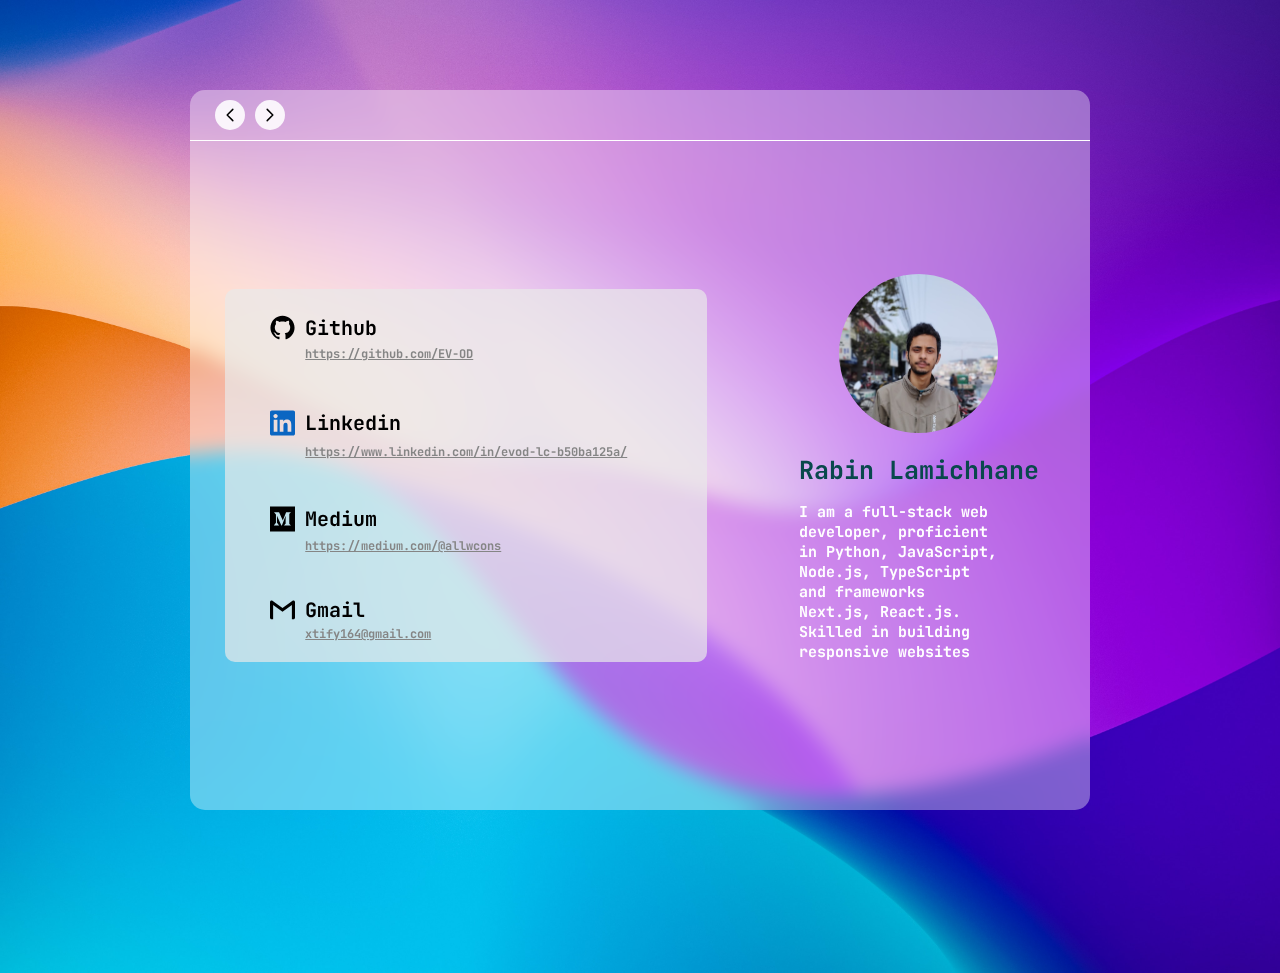
<file: contact.html>
<!DOCTYPE html>
<html lang="en">
  <head>
    <meta charset="UTF-8" />
    <meta http-equiv="X-UA-Compatible" content="IE=edge" />
    <meta name="viewport" content="width=device-width, initial-scale=1.0" />
    <title>Document</title>
    <link rel="stylesheet" href="contact.css" />
  </head>
  <body>
    <img class="bg-image" src="contact-resources/bg.jpg" alt="" />

    <div class="ui flex flex-col">
      <div class="titlebar flex">
        <button class="b1">
          <svg
            xmlns="http://www.w3.org/2000/svg"
            fill="none"
            viewBox="0 0 24 24"
            stroke-width="1.5"
            stroke="currentColor"
            class="w-6 h-6"
          >
            <path
              stroke-linecap="round"
              stroke-linejoin="round"
              d="M15.75 19.5L8.25 12l7.5-7.5"
            />
          </svg>
        </button>
        <button class="b2">
          <svg
            xmlns="http://www.w3.org/2000/svg"
            fill="none"
            viewBox="0 0 24 24"
            stroke-width="1.5"
            stroke="currentColor"
            class="w-6 h-6"
          >
            <path
              stroke-linecap="round"
              stroke-linejoin="round"
              d="M8.25 4.5l7.5 7.5-7.5 7.5"
            />
          </svg>
        </button>
      </div>
      <div class="content flex">
        <div class="left-bar bar flex center">
          <div class="glass flex flex-col">
            <a href="https://github.com/EV-OD" class="link flex flex-col">
              <div class="title flex items-center gap-3">
                <svg
                  width="38"
                  height="37"
                  viewBox="0 0 38 37"
                  fill="none"
                  xmlns="http://www.w3.org/2000/svg"
                >
                  <path
                    d="M19 0.666687C16.5925 0.666687 14.2085 1.14089 11.9842 2.06223C9.75985 2.98357 7.7388 4.33399 6.0364 6.0364C2.59823 9.47456 0.666687 14.1377 0.666687 19C0.666687 27.1034 5.92835 33.9784 13.2067 36.4167C14.1234 36.5634 14.4167 35.995 14.4167 35.5V32.4017C9.33835 33.5017 8.25669 29.945 8.25669 29.945C7.41335 27.8184 6.22169 27.25 6.22169 27.25C4.55335 26.1134 6.35002 26.15 6.35002 26.15C8.18335 26.2784 9.15502 28.0384 9.15502 28.0384C10.75 30.825 13.445 30 14.49 29.56C14.655 28.3684 15.1317 27.5617 15.645 27.1034C11.575 26.645 7.30335 25.0684 7.30335 18.0834C7.30335 16.0484 8.00002 14.4167 9.19169 13.115C9.00835 12.6567 8.36669 10.75 9.37502 8.27502C9.37502 8.27502 10.915 7.78002 14.4167 10.145C15.865 9.74169 17.4417 9.54002 19 9.54002C20.5584 9.54002 22.135 9.74169 23.5834 10.145C27.085 7.78002 28.625 8.27502 28.625 8.27502C29.6334 10.75 28.9917 12.6567 28.8084 13.115C30 14.4167 30.6967 16.0484 30.6967 18.0834C30.6967 25.0867 26.4067 26.6267 22.3184 27.085C22.9784 27.6534 23.5834 28.7717 23.5834 30.4767V35.5C23.5834 35.995 23.8767 36.5817 24.8117 36.4167C32.09 33.96 37.3334 27.1034 37.3334 19C37.3334 16.5925 36.8592 14.2085 35.9378 11.9842C35.0165 9.75985 33.6661 7.7388 31.9636 6.0364C30.2612 4.33399 28.2402 2.98357 26.0159 2.06223C23.7916 1.14089 21.4076 0.666687 19 0.666687Z"
                    fill="black"
                  />
                </svg>
                <h3>Github</h3>
              </div>
              <span>https://github.com/EV-OD</span>
            </a>
            <a
              href="https://www.linkedin.com/in/evod-lc-b50ba125a/"
              class="link flex flex-col"
            >
              <div class="title flex items-center gap-3">
                <svg
                  width="42"
                  height="42"
                  viewBox="0 0 42 42"
                  fill="none"
                  xmlns="http://www.w3.org/2000/svg"
                >
                  <path
                    d="M35.7858 35.7864H29.5627V26.0406C29.5627 23.7167 29.5212 20.725 26.3261 20.725C23.0849 20.725 22.5889 23.2572 22.5889 25.8715V35.7858H16.366V15.7446H22.34V18.4834H22.4237C23.0216 17.4612 23.8855 16.6202 24.9235 16.0501C25.9615 15.48 27.1347 15.2021 28.3182 15.246C34.6255 15.246 35.7884 19.3948 35.7884 24.7921L35.7858 35.7864ZM9.34416 13.0052C7.34965 13.0055 5.73249 11.3889 5.73216 9.39436C5.73183 7.39986 7.34834 5.78269 9.34285 5.78236C11.3374 5.78187 12.9545 7.39854 12.9548 9.39305C12.955 10.3509 12.5747 11.2695 11.8976 11.9469C11.2205 12.6243 10.302 13.005 9.34416 13.0052ZM12.4558 35.7866H6.22615V15.7446H12.4556V35.7864L12.4558 35.7866ZM38.8882 0.00293472H3.09912C1.40764 -0.0160965 0.0204888 1.3389 -0.000183105 3.03038V38.9688C0.0198325 40.6611 1.40682 42.0174 3.09896 41.9997H38.8882C40.584 42.0207 41.9764 40.6643 41.9998 38.9688V3.02759C41.9757 1.33283 40.5831 -0.0220028 38.8882 0.000145662"
                    fill="#0A66C2"
                  />
                </svg>

                <h3>Linkedin</h3>
              </div>
              <span>https://www.linkedin.com/in/evod-lc-b50ba125a/</span>
            </a>
            <a href="https://medium.com/@allwcons" class="link flex flex-col">
              <div class="title flex items-center gap-3">
                <svg
                  width="38"
                  height="38"
                  viewBox="0 0 38 38"
                  fill="none"
                  xmlns="http://www.w3.org/2000/svg"
                >
                  <path
                    d="M0 0V38H38V0H0ZM31.5673 9.00481L29.5319 10.9594C29.3526 11.0889 29.2659 11.3121 29.3028 11.5283V25.8839C29.2659 26.1072 29.3526 26.3233 29.5319 26.4587L31.5174 28.4133V28.8396H21.5104V28.4133L23.5695 26.4088C23.7737 26.2046 23.7738 26.1488 23.7738 25.84V14.231L18.0405 28.7897H17.2674L10.5937 14.231V23.9911C10.5379 24.3996 10.6744 24.814 10.9582 25.1109L13.642 28.3646V28.7909H6.04081V28.3646L8.72456 25.1109C9.00956 24.814 9.139 24.3996 9.06419 23.9911V12.7098C9.101 12.3939 8.9775 12.0852 8.74237 11.875L6.36144 9.00481V8.57137H13.7584L19.4797 21.1209L24.5076 8.57137H31.5649L31.5673 9.00481Z"
                    fill="black"
                  />
                </svg>

                <h3>Medium</h3>
              </div>
              <span>https://medium.com/@allwcons</span>
            </a>
            <a href="mailto:xtify164@gmail.com" class="link flex flex-col">
              <div class="title flex items-center gap-3">
                <svg
                  width="42"
                  height="32"
                  viewBox="0 0 42 32"
                  fill="none"
                  xmlns="http://www.w3.org/2000/svg"
                >
                  <path
                    d="M42 2.625V28.875C42 30.3647 40.8647 31.5 39.375 31.5H36.75V7.67681L21 18.9906L5.25 7.67681V31.5H2.625C1.13531 31.5 0 30.3647 0 28.875V2.625C0 1.8795 0.280875 1.22325 0.752063 0.758625C1.22325 0.279563 1.8795 0 2.625 0H3.50044L21 12.6879L38.4996 0H39.375C40.1205 0 40.7768 0.280875 41.2479 0.758625C41.7191 1.22325 42 1.8795 42 2.625Z"
                    fill="black"
                  />
                </svg>

                <h3>Gmail</h3>
              </div>
              <span>xtify164@gmail.com</span>
            </a>
          </div>
        </div>
        <div class="right-bar bar flex flex-col center">
          <div class="my-image"></div>
          <div class="detail flex flex-col">
            <h2>Rabin Lamichhane</h2>
            <p>
              I am a full-stack web developer, proficient in Python, JavaScript,
              Node.js, TypeScript and frameworks Next.js, React.js. Skilled in
              building responsive websites
            </p>
          </div>
        </div>
      </div>
    </div>
  </body>
  <script>
    let backButton = document.querySelector(".b1");
    let forwardButton = document.querySelector(".b2");

    backButton.onclick = (e) => {
      window.history.back();
    };

    forwardButton.onclick = (e) => {
      window.history.forward();
    };
  </script>
</html>
</file>
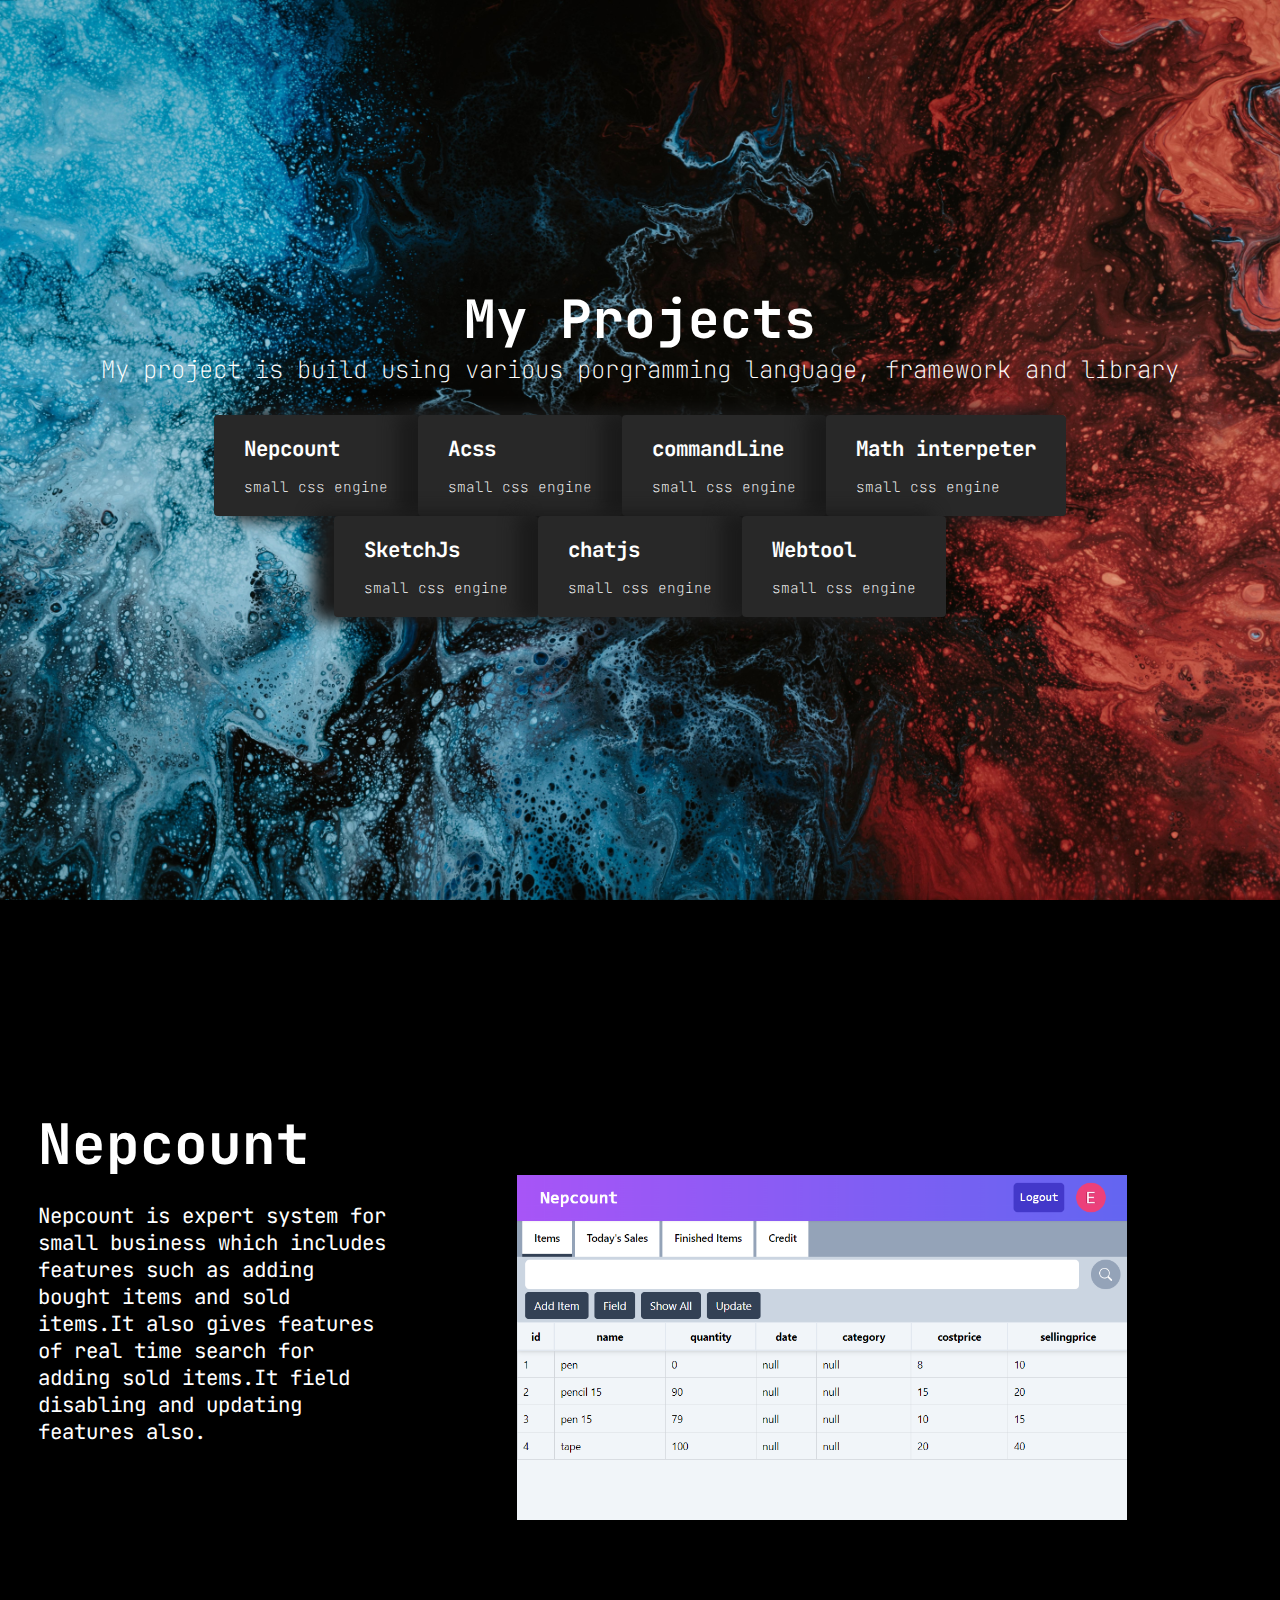
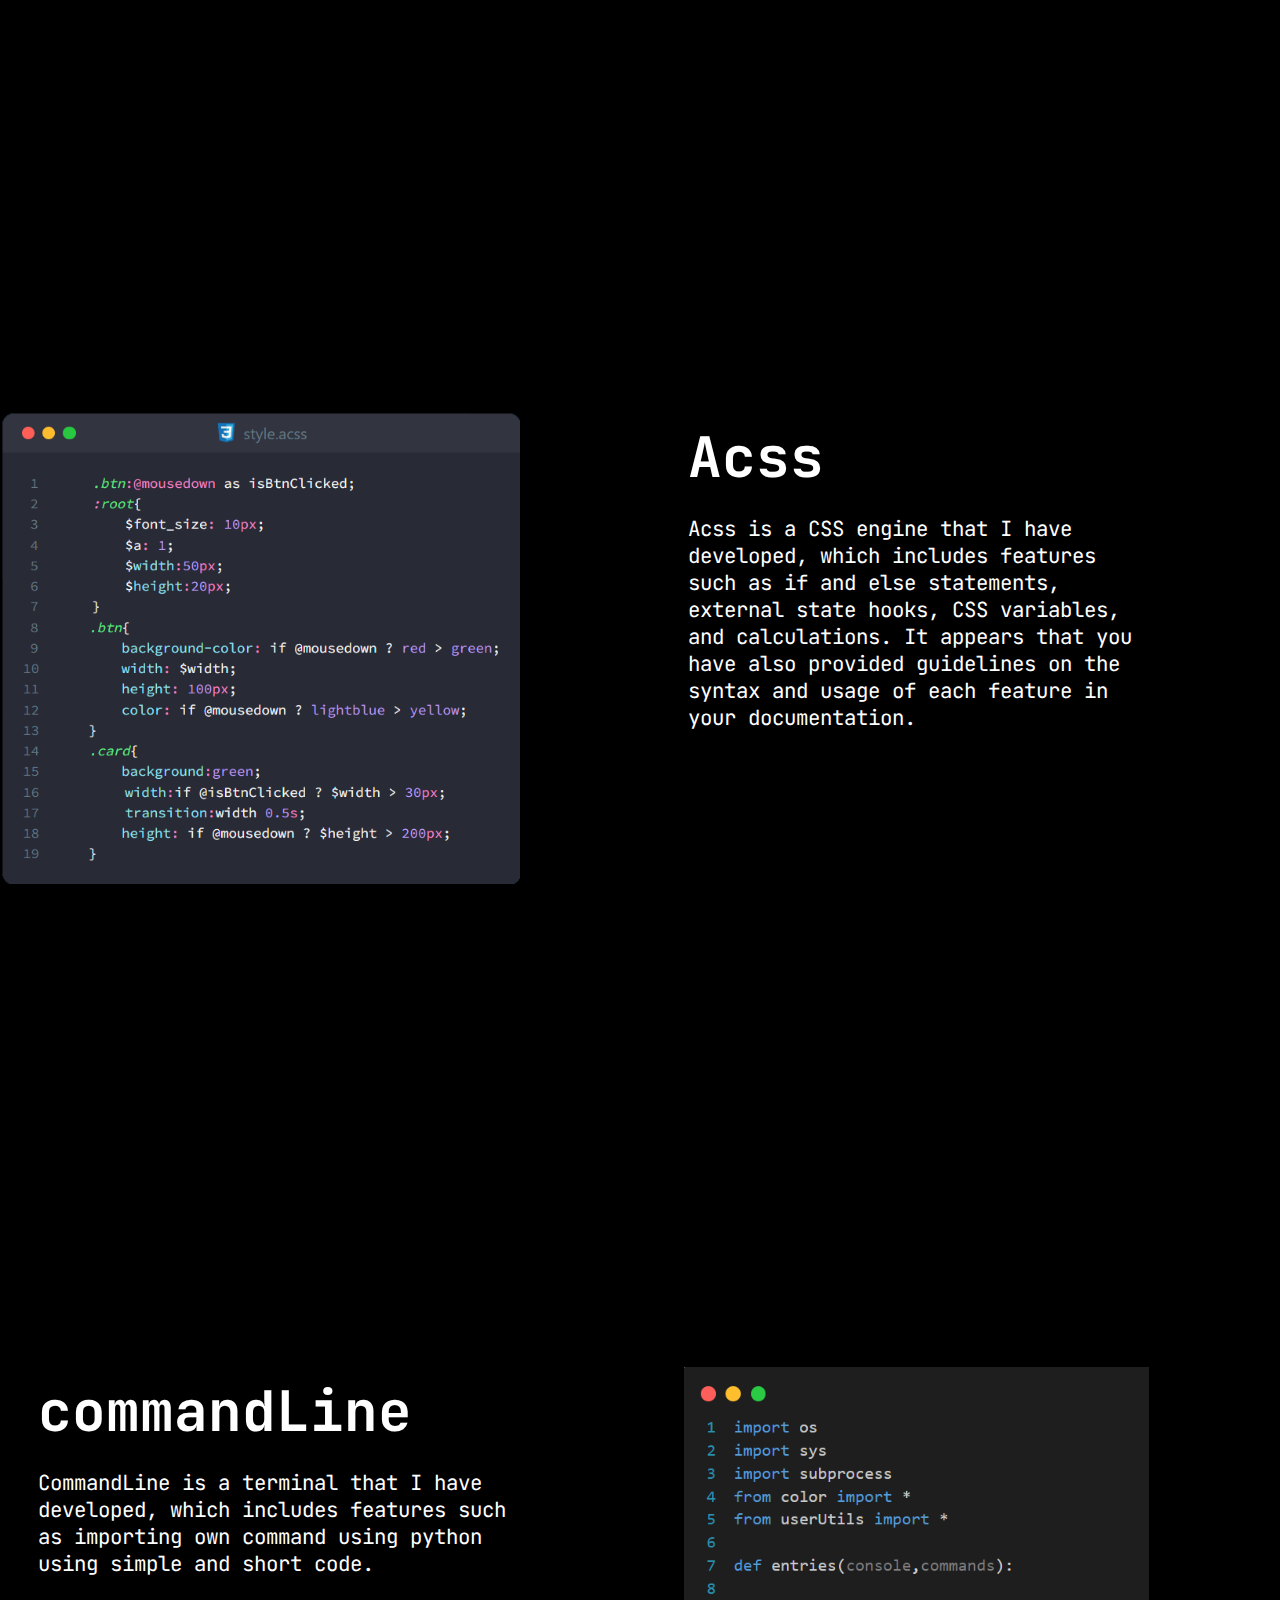
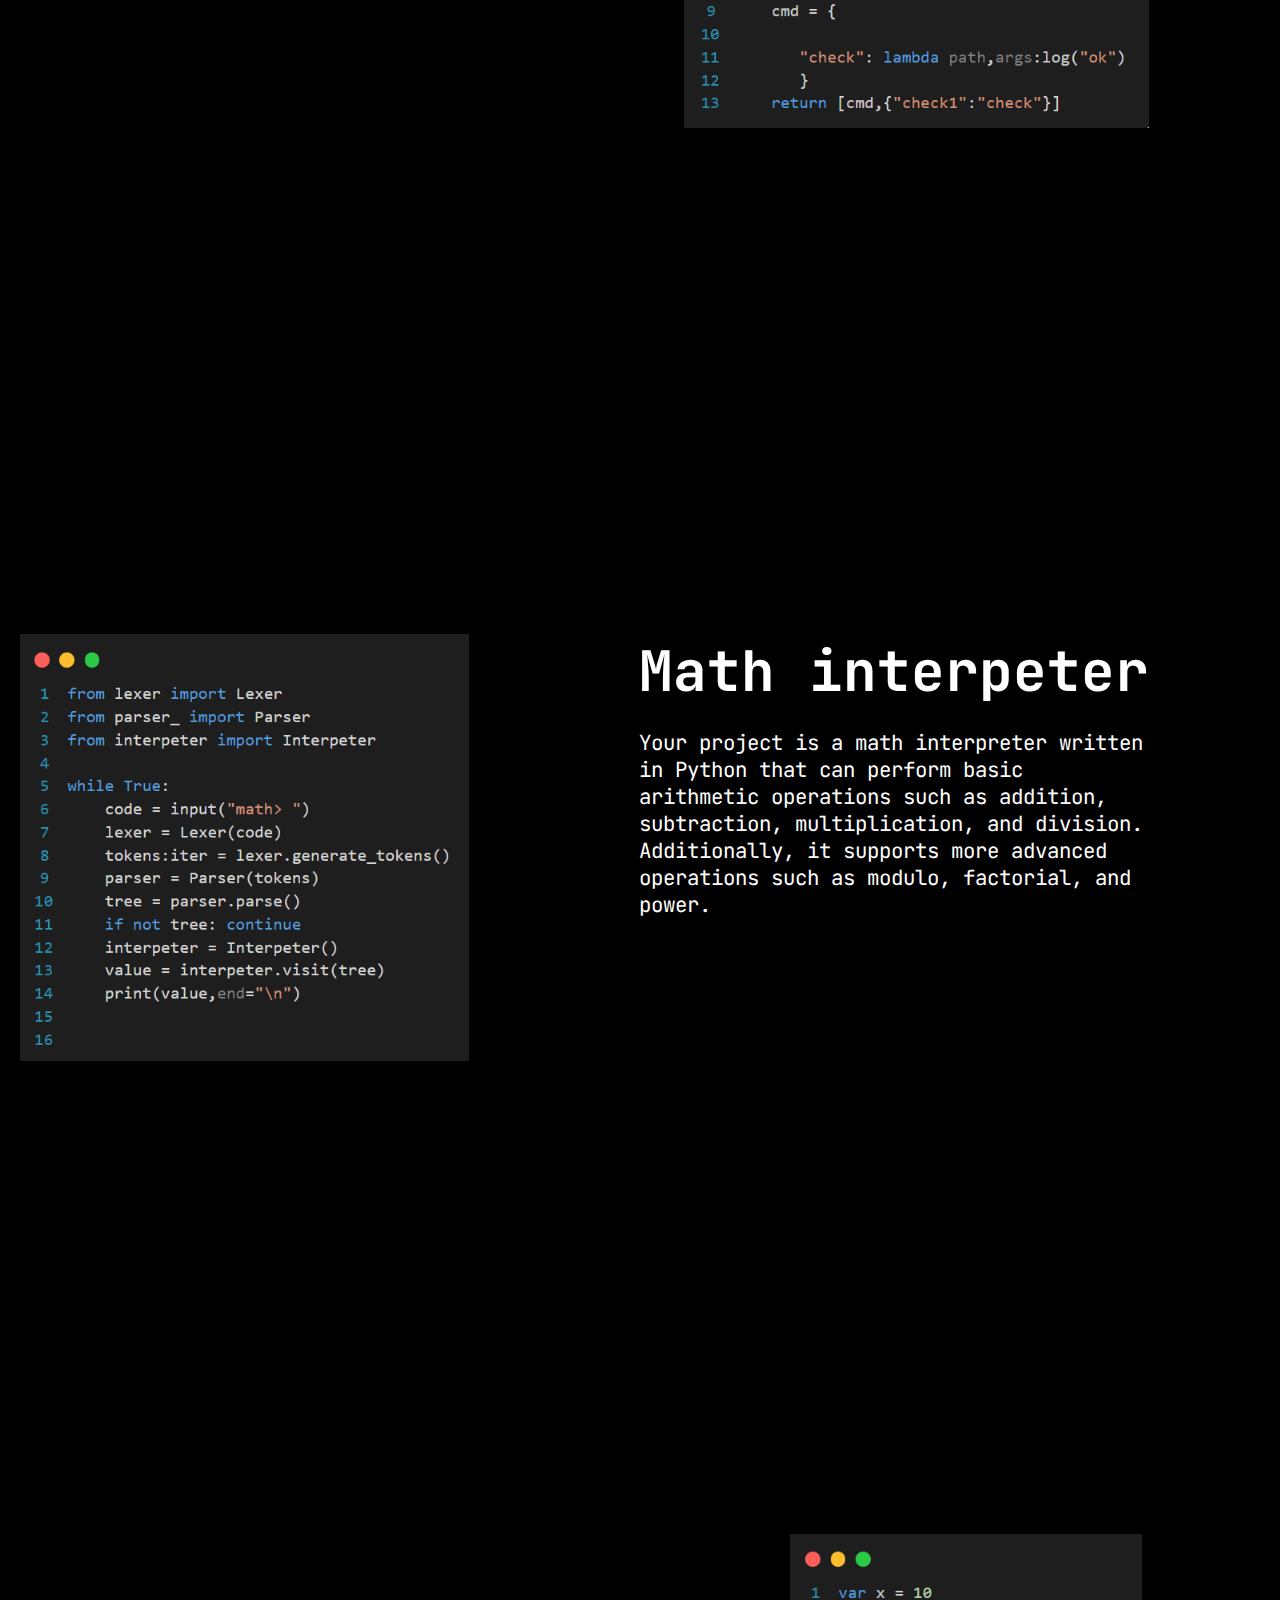
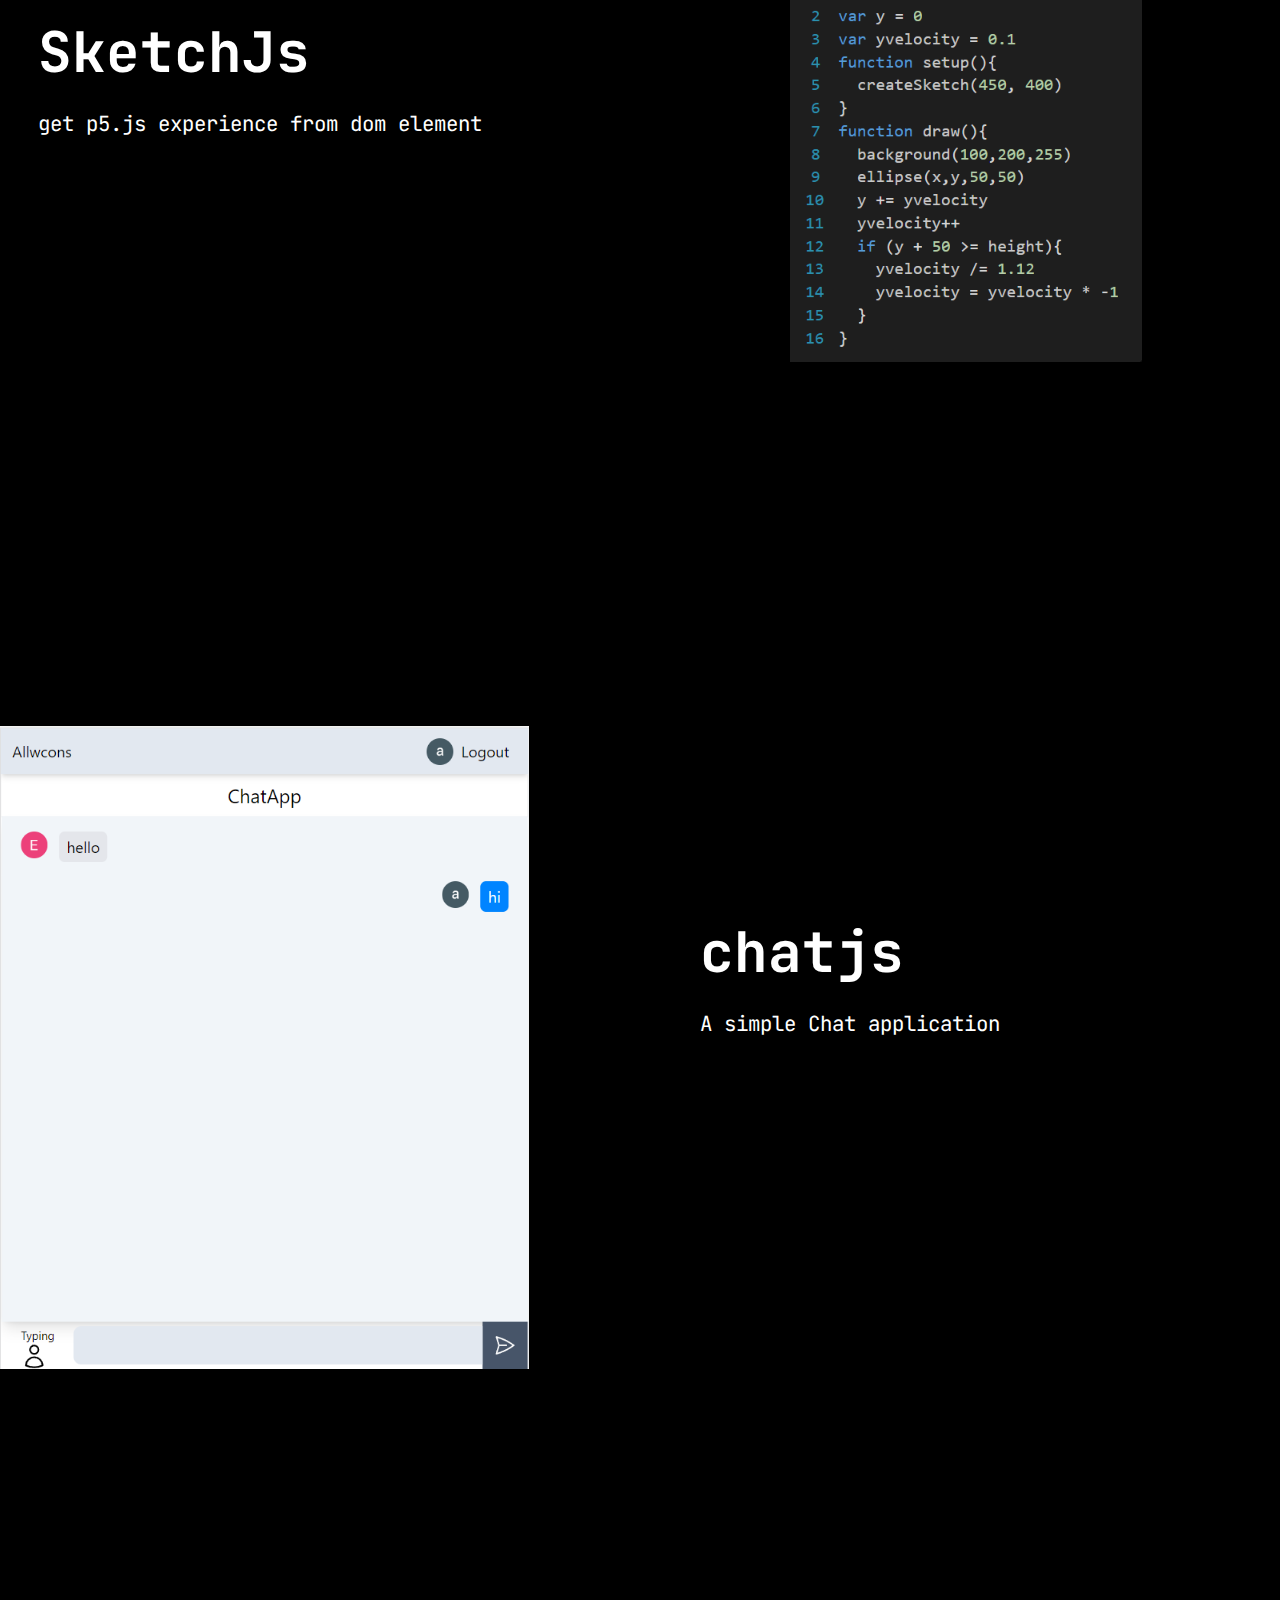
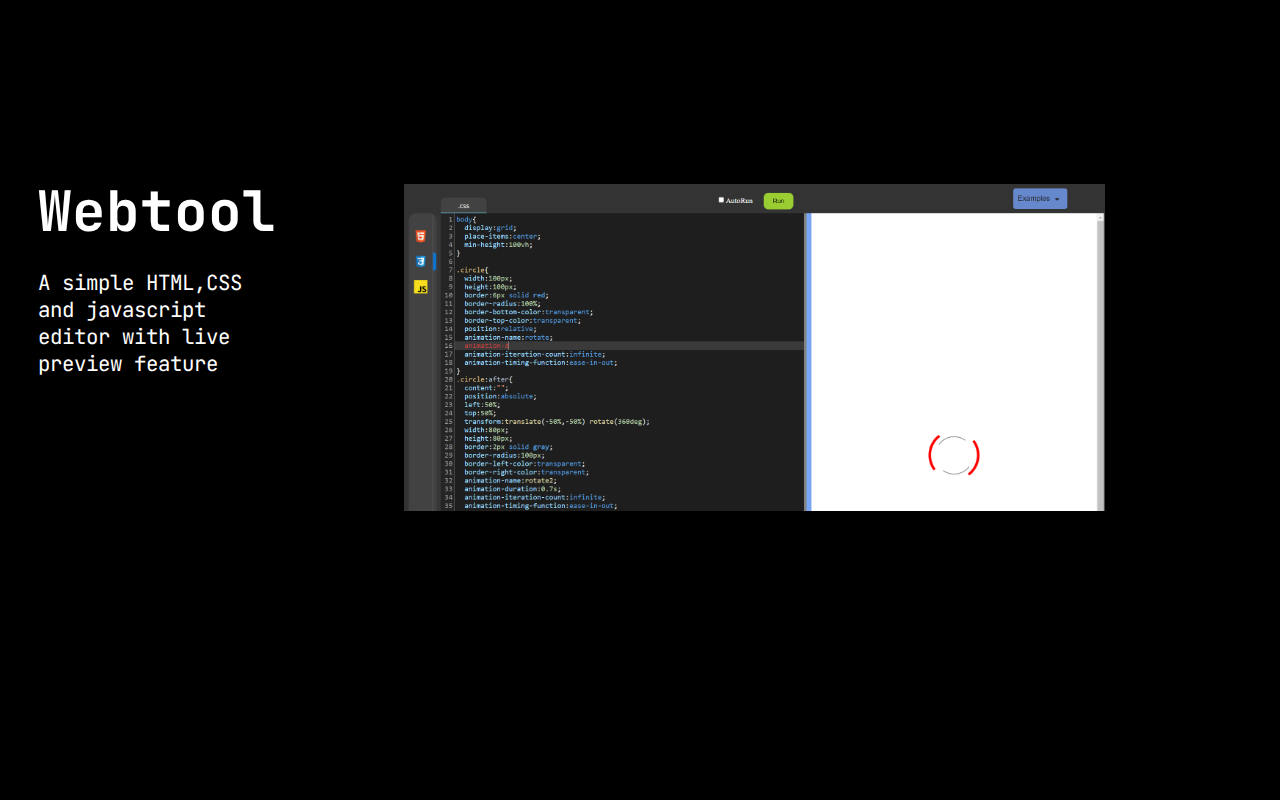
<file: project.html>
<!DOCTYPE html>
<html lang="en">
  <head>
    <meta charset="UTF-8" />
    <meta http-equiv="X-UA-Compatible" content="IE=edge" />
    <meta name="viewport" content="width=device-width, initial-scale=1.0" />
    <title>Document</title>
    <link rel="stylesheet" href="project.css" />
  </head>
  <body>
    <main>
      <div class="hero_Area">
        <h1>My Projects</h1>
        <p>
          My project is build using various porgramming language, framework and
          library
        </p>
      </div>

      <div class="cards"></div>
    </main>
  </body>
  <script>
    let cards = document.querySelector(".cards");
    let data = [
      {
        name: "Nepcount",
        link: "https://github.com/EV-OD/nepcount",
        detail:
          "Nepcount is expert system for small business which includes features such as adding bought items and sold items.It also gives features of real time search for adding sold items.It field disabling and updating features also.",
        img: "projects/nepcount.png",
      },
      {
        name: "Acss",
        link: "https://acsspage.evod.repl.co/",
        detail: `
          Acss is a CSS engine that I have developed, which includes features
          such as if and else statements, external state hooks, CSS variables,
          and calculations. It appears that you have also provided guidelines on
          the syntax and usage of each feature in your documentation.
    `,
        img: "projects/acss-2.png",
      },
      {
        name: "commandLine",
        link: "https://github.com/pythons65/allwcons",
        detail: `CommandLine is a terminal that I have developed, which includes
          features such as importing own command using python using simple and
          short code.`,
        img: "projects/console.png",
      },
      {
        name: "Math interpeter",
        link: "https://github.com/pythons65/sketch",
        detail: `
    Your project is a math interpreter written in Python that can perform basic arithmetic operations such as addition, subtraction, multiplication, and division. Additionally, it supports more advanced operations such as modulo, factorial, and power.
    `,
        img: "projects/math.png",
      },
      {
        name: "SketchJs",
        link: "https://github.com/pythons65/allwcons",
        detail: "get p5.js experience from dom element",
        img: "projects/sketchjs.png",
      },
      {
        name: "chatjs",
        link: "https://ev-od.github.io/chatjs/",
        img: "projects/chatjs.png",
        detail: "A simple Chat application",
      },
      {
        name: "Webtool",
        link: "https://ev-od.github.io/webtool/",
        img: "projects/webtool.png",
        detail:
          "A simple HTML,CSS and javascript editor with live preview feature",
      },
    ];
    data.forEach((d, i) => {
      let cards = document.querySelector(".cards");

      let code = `
      <a class="card" href="${d.link}" target="_blank">
          <h4 class="title">${d.name}</h4>
          <p class="detail">small css engine</p>
        </a>
      `;
      cards.innerHTML = cards.innerHTML + code;

      let sectionCode = `
      <section class="section ${(i + 1) % 2 == 0 ? "reverse" : ""}">
      <div class="left">
        <h1>${d.name}</h1>
        <p>
          ${d.detail ? d.detail : ""}
          </p>
          </div>
          <div class="right">
            <div class="img">
              ${d.img ? `<img src="${d.img}" alt="${d.name}-img" />` : ""}
              </div>
              </div>
              </section>
              `;
      document.body.innerHTML = document.body.innerHTML + sectionCode;
    });
  </script>
</html>
</file>
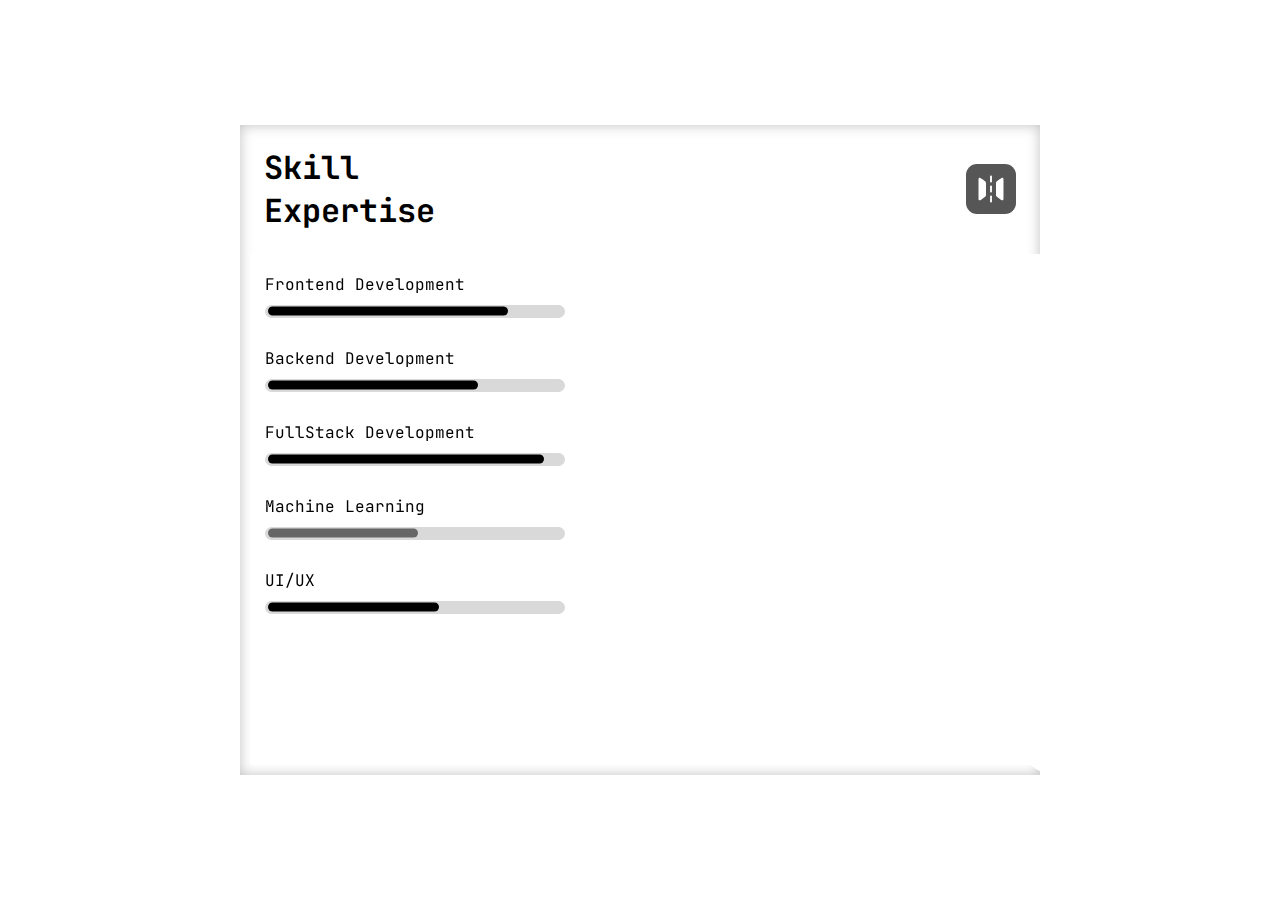
<file: skill.html>
<!DOCTYPE html>
<html lang="en">
  <head>
    <meta charset="UTF-8" />
    <meta http-equiv="X-UA-Compatible" content="IE=edge" />
    <meta name="viewport" content="width=device-width, initial-scale=1.0" />
    <title>Document</title>
    <link rel="stylesheet" href="skill.css" />
  </head>
  <body>
    <div class="box">
      <div class="topbar">
        <h1>Skill Expertise</h1>
        <button onclick="handleFlip()">
          <svg
            width="68"
            height="68"
            viewBox="0 0 68 68"
            fill="none"
            xmlns="http://www.w3.org/2000/svg"
          >
            <path
              d="M5.66663 51.323V16.677C5.66663 11.8547 5.66663 9.44348 7.20229 8.65298C8.74079 7.85965 10.7015 9.26498 14.6256 12.0671L19.108 15.2688C20.8533 16.5155 21.726 17.1388 22.1963 18.0511C22.6666 18.9663 22.6666 20.0401 22.6666 22.185V45.815C22.6666 47.9598 22.6666 49.0336 22.1963 49.9488C21.726 50.864 20.8533 51.4873 19.108 52.734L14.6256 55.9357C10.7015 58.735 8.74079 60.1375 7.20229 59.347C5.66663 58.5536 5.66663 56.1453 5.66663 51.323ZM62.3333 51.323V16.677C62.3333 11.8547 62.3333 9.44348 60.7976 8.65298C59.2591 7.85965 57.2985 9.26498 53.3743 12.0671L48.892 15.2688C47.1466 16.5155 46.274 17.1388 45.8036 18.0511C45.3333 18.9663 45.3333 20.0401 45.3333 22.185V45.815C45.3333 47.9598 45.3333 49.0336 45.8036 49.9488C46.274 50.864 47.1466 51.4873 48.892 52.734L53.3715 55.9357C57.2985 58.735 59.2591 60.1375 60.7948 59.347C62.3333 58.5536 62.3333 56.1453 62.3333 51.323Z"
              fill="white"
            />
            <path
              fill-rule="evenodd"
              clip-rule="evenodd"
              d="M34 3.54166C34.5636 3.54166 35.1041 3.76554 35.5026 4.16405C35.9011 4.56257 36.125 5.10307 36.125 5.66666V17C36.125 17.5636 35.9011 18.1041 35.5026 18.5026C35.1041 18.9011 34.5636 19.125 34 19.125C33.4364 19.125 32.8959 18.9011 32.4974 18.5026C32.0989 18.1041 31.875 17.5636 31.875 17V5.66666C31.875 5.10307 32.0989 4.56257 32.4974 4.16405C32.8959 3.76554 33.4364 3.54166 34 3.54166ZM34 26.2083C34.5636 26.2083 35.1041 26.4322 35.5026 26.8307C35.9011 27.2292 36.125 27.7697 36.125 28.3333V39.6667C36.125 40.2302 35.9011 40.7707 35.5026 41.1693C35.1041 41.5678 34.5636 41.7917 34 41.7917C33.4364 41.7917 32.8959 41.5678 32.4974 41.1693C32.0989 40.7707 31.875 40.2302 31.875 39.6667V28.3333C31.875 27.7697 32.0989 27.2292 32.4974 26.8307C32.8959 26.4322 33.4364 26.2083 34 26.2083ZM34 48.875C34.5636 48.875 35.1041 49.0989 35.5026 49.4974C35.9011 49.8959 36.125 50.4364 36.125 51V62.3333C36.125 62.8969 35.9011 63.4374 35.5026 63.8359C35.1041 64.2344 34.5636 64.4583 34 64.4583C33.4364 64.4583 32.8959 64.2344 32.4974 63.8359C32.0989 63.4374 31.875 62.8969 31.875 62.3333V51C31.875 50.4364 32.0989 49.8959 32.4974 49.4974C32.8959 49.0989 33.4364 48.875 34 48.875Z"
              fill="white"
            />
          </svg>
        </button>
      </div>
      <div class="container">
        <div class="area area2 closed">
          <div class="list language">
            <strong>Most used Language</strong>
            <div class="items">
              <img
                src="skill/skill-res/logos_python.svg"
                alt="python"
                height="35px"
              />
              <img
                src="skill/skill-res/logos_javascript.svg"
                alt="javascript"
                height="35px"
              />
              <img
                src="skill/skill-res/vscode-icons_file-type-typescript-official.svg"
                alt="typescript"
                height="35px"
              />
              <img
                src="skill/skill-res/vscode-icons_file-type-html.svg"
                alt="html"
                height="35px"
              />
              <img
                src="skill/skill-res/vscode-icons_file-type-css.svg"
                alt="css"
                height="35px"
              />
            </div>
          </div>
          <div class="list Framework">
            <strong>Most used Framework</strong>
            <div class="items">
              <img
                src="skill/skill-res/akar-icons_nextjs-fill.svg"
                alt="icons_nextjs"
                height="35px"
              />
              <img
                src="skill/skill-res/vscode-icons_file-type-django.svg"
                alt="django"
                height="35px"
              />
              <img
                src="skill/skill-res/vscode-icons_file-type-qmldir.svg"
                alt="qmldir"
                height="35px"
              />
            </div>
          </div>
          <div class="list Library">
            <strong>Most used Library</strong>
            <div class="items">
              <img
                src="skill/skill-res/logos_react-query-icon.svg"
                alt="react-query"
                height="35px"
              />
              <img
                src="skill/skill-res/vscode-icons_file-type-reactjs.svg"
                alt="reactjs"
                height="35px"
              />
              <img
                src="skill/skill-res/logos_trpc.svg"
                alt="logos_trpc"
                height="35px"
              />
              <img
                src="skill/skill-res/skill-icons_tailwindcss-dark.svg"
                alt="icons_tailwindcss"
                height="35px"
              />
              <img
                src="skill/skill-res/skill-icons_prisma.svg"
                alt="icons_prisma"
                height="35px"
              />
              <img
                src="skill/skill-res/skill-icons_pytorch-light.svg"
                alt="icons_pytorch"
                height="35px"
              />
              <img
                src="skill/skill-res/logos_tensorflow.svg"
                alt="logos_tensorflow"
                height="35px"
              />
              <img
                src="skill/skill-res/logos_p5js.svg"
                alt="logos_p5js"
                height="35px"
              />
              <img
                src="skill/skill-res/skill-icons_redux.svg"
                alt="icons_redux"
                height="35px"
              />
            </div>
          </div>
          <div class="list Tools">
            <strong>Tools</strong>
            <div class="items">
              <img
                src="skill/skill-res/logos_figma.svg"
                alt="logos_figma"
                height="35px"
              />
              <img
                src="skill/skill-res/vscode-icons_file-type-vscode.svg"
                alt="vscode"
                height="35px"
              />
              <img
                src="skill/skill-res/logos_sublimetext-icon.svg"
                alt="logos_sublimetext"
                height="35px"
              />
              <img
                src="skill/skill-res/logos_stackoverflow-icon.svg"
                alt="logos_stackoverflow"
                height="35px"
              />
              <img
                src="skill/skill-res/logos_bash-icon.svg"
                alt="logos_bash"
                height="35px"
              />
            </div>
          </div>
        </div>
        <div class="area area1">
          <div class="field">
            <span>Frontend Development</span>
            <div class="loader" style="--w: 80%"></div>
          </div>
          <div class="field">
            <span>Backend Development</span>
            <div class="loader" style="--w: 70%"></div>
          </div>
          <div class="field">
            <span>FullStack Development</span>
            <div class="loader" style="--w: 92%"></div>
          </div>
          <div class="field">
            <span>Machine Learning</span>
            <div class="loader gray" style="--w: 50%"></div>
          </div>
          <div class="field">
            <span>UI/UX</span>
            <div class="loader" style="--w: 57%"></div>
          </div>
        </div>
      </div>
    </div>
  </body>
  <script>
    let opened = 1;
    let container = document.querySelector(".container");
    let children = container.children;
    function handleFlip() {
      if (opened == 0) {
        children[0].classList.add("closed");
        children[1].classList.remove("closed");

        // children[0].style.transform = "rotateY(270deg)";
        // children[1].style.transform = "rotateY(360deg)";

        opened = 1;
      } else {
        children[1].classList.add("closed");
        children[0].classList.remove("closed");

        // children[1].style.transform = "rotateY(270deg)";
        // children[0].style.transform = "rotateY(360deg)";

        opened = 0;
      }
    }
  </script>
</html>
</file>
<file: contact.css>
@import url("https://fonts.googleapis.com/css2?family=Edu+NSW+ACT+Foundation&family=Iceberg&family=JetBrains+Mono:wght@200&display=swap");

body {
  margin: 0;
  min-height: 100vh;
  overflow: hidden;
  display: flex;
  justify-content: center;
  align-items: center;
}

.bg-image {
  position: absolute;
  left: 0;
  top: 0;
  width: 100%;
  min-height: 100vh;
  z-index: -1;
}

.flex {
  display: flex;
}
.flex-col {
  flex-direction: column;
}

.circle {
  --d: 12px;
  width: var(--d);
  height: var(--d);
  background-color: red;
  border-radius: 100px;
  cursor: pointer;
  box-shadow: 0 0 0 0pt rgba(149, 149, 149, 0.385);
  transition: all 0.1s ease;
}

.circle:hover {
  box-shadow: 0 0 0 2pt rgba(105, 105, 105, 0.642);
}

.c2 {
  background-color: yellow;
}

.c3 {
  background-color: green;
}

.center {
  align-items: center;
  justify-content: center;
}

.items-center {
  align-items: center;
}
.justify-center {
  justify-content: center;
}
.gap-3 {
  gap: 10px;
}

.titlebar {
  gap: 10px;
  height: 50px;
  align-items: center;
  padding-inline-start: 25px;
  border-bottom: 1px solid #ffffff;
}

.ui {
  width: 100%;
  max-width: 900px;
  height: 80vh;
  margin-inline: 10px;
  background: rgba(255, 255, 255, 0.37);
  backdrop-filter: blur(10px);
  border-radius: 15px;
}
.titlebar button {
  width: 30px;
  height: 30px;
  display: flex;
  justify-content: center;
  align-items: center;
  border-radius: 100px;
  border: transparent;
  background-color: transparent;
  cursor: pointer;
  transition: all 0.2s ease;
  background-color: rgba(255, 255, 255, 0.877);
}

.titlebar button:hover {
  background-color: rgba(255, 255, 255, 0.378);
  transition: all 0.1s ease-in-out;
}
.titlebar button:active {
  background-color: rgba(108, 108, 108, 0.59);
}

.titlebar button:active svg {
  stroke: white;
}

.titlebar button svg {
  stroke-width: 2px;
}

.content {
  gap: 5px;
  flex-grow: 1;
}

.bar {
  flex-grow: 1;
}

.left-bar {
  width: 50%;
}

.glass {
  width: 80%;
  background: rgba(232, 232, 232, 0.71);
  border-radius: 10px;
  padding: 20px;
  padding-left: 20px;
  gap: 40px;
}
.link {
  margin-left: 25px;
  text-decoration: none;
}
.link svg {
  width: 25px;
}
h3 {
  margin: 0;
  font-family: "JetBrains Mono";
  font-style: normal;
  font-weight: 700;
  font-size: 20px;
  line-height: 26px;
  color: black;
  text-decoration: none;
}
.link span {
  font-family: "JetBrains Mono";
  font-style: normal;
  font-weight: 700;
  font-size: 12px;
  line-height: 16px;
  color: #858585;
  margin-inline-start: 35px;
  text-decoration: underline;
}
.my-image {
  width: 159px;
  height: 159px;
  background: url("contact-resources/me.jpg");
  background-size: cover;
  border-radius: 100px;
}
.detail h2 {
  font-family: "JetBrains Mono";
  font-style: normal;
  font-weight: 700;
  font-size: 25px;
  line-height: 33px;
  color: #09484c;
  margin-bottom: 0;
}

.detail p {
  font-family: "JetBrains Mono";
  font-style: normal;
  font-weight: 700;
  font-size: 15px;
  line-height: 20px;
  max-width: 200px;
  color: white;
}
@media screen and (max-width: 700px) {
  .content {
    flex-direction: column-reverse;
  }
  .left-bar {
    width: 100%;
  }
  .glass {
    flex-direction: row;
    width: 100%;
    justify-content: space-around;
    gap: 0;
    padding-inline: 5px;
    flex-wrap: wrap;
  }
  .link h3 {
    font-size: 3vw;
  }
  .detail {
    width: 100%;
    text-align: center;
  }
  .detail p {
    width: 100%;
    max-width: 80%;
    text-align: start;
    margin-inline: auto;
  }
  .link span {
    display: none;
  }
}
</file>
<file: project.css>
@import url("https://fonts.googleapis.com/css2?family=Edu+NSW+ACT+Foundation&family=Iceberg&family=JetBrains+Mono:wght@200&display=swap");

body {
  margin: 0;
  overflow-x: hidden;
}

:root {
  --card-color: #282828;
  --card-color-hover: rgb(27, 27, 27);
}

main {
  min-height: 100vh;
  width: 100vw;
  background: url("projects/bg-3.jpg"), #000000;
  background-size: cover;
  display: flex;
  justify-content: center;
  align-items: center;
  flex-direction: column;
  color: white;
  font-family: "JetBrains Mono";
  font-style: normal;
  font-weight: 400;
}
main h1 {
  margin: 0;
  font-size: clamp(2.5rem, 2.5rem + 1vw, 5rem);
}
.hero_Area {
  margin-inline: 10px;
  text-align: center;
}

main p {
  font-weight: 100;
  font-size: 1.5rem;
  margin: 0;
}
.cards {
  display: flex;
  flex-wrap: wrap;
  width: 80%;
  margin-top: 30px;
  justify-content: center;
}
@media screen and (max-width: 600px) {
  .cards {
    width: 80%;
    gap: 5px;
    flex-direction: column;
  }
  main {
    padding-bottom: 30px;
  }
  .card:hover {
    transform: scale(1) translate(0, 0) !important;
  }
  .hero_Area p {
    font-size: 1.2rem;
  }
}
.card {
  background-color: var(--card-color);
  padding: 20px;
  padding-inline: 30px;
  border-radius: 4px;
  font-size: 1.2rem;
  display: flex;
  flex-direction: column;
  justify-content: center;
  cursor: pointer;
  gap: 20px;
  transform: scale(1) translate(0, 0);
  transition: all 0.3s ease-in-out;
  box-shadow: 20px 0px 13pt 3pt #1b1b1b;
  color: white;
  text-decoration: none;
}

.card:not(:first-child) {
  box-shadow: -17px 0px 13pt 3pt #1b1b1b;
}

.card:hover {
  background-color: var(--card-color-hover);
  transform: scale(1.1) translate(-30px, -5px);
}
.card h4 {
  margin: 0;
  font-size: 1.3rem;
}
.card p {
  font-size: 0.9rem;
  margin: 0;
  line-height: 1ch;
  margin-bottom: 5px;
}
section {
  height: 100vh;
  box-sizing: border-box;
  display: flex;
  justify-content: center;
  align-items: stretch;
  font-family: "JetBrains Mono";
  background-color: #000000;
}
section.reverse {
  flex-direction: row-reverse;
}
.left {
  padding: 20px;
  flex-grow: 1;
  box-sizing: border-box;
  color: white;
  width: 50%;
  padding-right: 10%;
  box-sizing: border-box;
  display: flex;
  flex-direction: column;
  justify-content: center;
  margin-top: -10%;
  padding-left: 3%;
}

.left h1 {
  font-size: 3.5rem;
  margin: 0;
}
.left p {
  font-size: 1.3rem;
}
@media screen and (max-width: 670px) {
  section .right img {
    width: 100% !important;
  }
  .left h1 {
    font-size: calc(2.2vw + 0.8rem) !important;
  }
  .left p {
    font-size: 1rem !important;
  }
}

@media screen and (max-width: 1000px) {
  section {
    flex-direction: column;
    height: 100%;
  }
  section.reverse {
    flex-direction: column;
  }
  .left {
    width: 100%;
    box-sizing: border-box;
    flex-direction: column;
    justify-content: center;
    margin-top: 0px;
    padding-inline: 50px;
  }

  .left h1 {
    font-size: calc(2vw + 1rem);
  }
  .left p {
    font-size: 1rem;
  }
  section .right .img {
    width: 70%;
  }
  section .right img {
    width: 70%;
  }
  section .right {
    flex-grow: 1;
    width: 100%;
    padding: 10px;
  }
}

section .right {
  display: flex;
  justify-content: center;
  align-items: center;
  flex-grow: 1;
}

section .right img {
  width: 80%;
}
</file>
<file: skill.css>
@import url("https://fonts.googleapis.com/css2?family=Edu+NSW+ACT+Foundation&family=Iceberg&family=JetBrains+Mono:wght@200&display=swap");

body {
  margin: 0;
  display: flex;
  justify-content: center;
  align-items: center;
  min-height: 100vh;
}

.box {
  background: #ffffff;
  box-shadow: inset 0px 0px 13px rgba(0, 0, 0, 0.25);
  width: 100%;
  max-width: 800px;
  margin-inline: 10px;
  height: 650px;
  display: flex;
  flex-direction: column;
}

.topbar {
  display: flex;
  justify-content: space-between;
  padding-inline: 3%;
  align-items: center;
}

h1 {
  width: min-content;
  font-family: "JetBrains Mono";
}
button {
  width: 50px;
  height: 50px;

  background: #565656;
  border-radius: 11px;
  display: flex;
  justify-content: center;
  align-items: center;
  border: none;
  outline: none;
  cursor: pointer;
}

button:hover {
  background: #1e1e1e;
}

button svg {
  width: 30px;
}
.container {
  box-sizing: border-box;
  flex-grow: 1;
  width: 100%;
  position: relative;
  transform-style: preserve-3d;
  perspective: 1500px;
  overflow: hidden;
}
.area {
  position: absolute;
  top: 0;
  left: 0;
  right: 0;
  bottom: 0;
  display: flex;
  gap: 30px;
  flex-direction: column;
  padding-block: 20px;
  box-sizing: border-box;
  font-family: "JetBrains Mono";
  background-color: white;
  margin-inline: 10px;
  margin-bottom: 10px;
  transform: rotateY(0deg);
  transform-origin: right;
  opacity: 1;
  transition: transform 0.7s ease-in-out, opacity 0s ease-in-out 0.7s;
}

.closed {
  transform: rotateY(90deg);
}

.area .field {
  margin-inline: 15px;
  display: flex;
  flex-direction: column;
  gap: 10px;
}

.area .loader {
  width: 100%;
  max-width: 300px;
  height: 13px;
  background-color: #d9d9d9;
  border-radius: 10px;
  position: relative;
}
.gray.loader::after {
  background-color: rgb(102, 102, 102) !important;
}

.area .loader::after {
  content: "";
  display: inline-block;
  position: absolute;
  width: var(--w, 80%);
  border-radius: 10px;
  height: 70%;
  top: 50%;
  left: 3px;
  transform: translateY(-50%);
  background-color: black;
}

.area2 .list {
  display: flex;
  flex-direction: column;
  gap: 10px;
  padding-inline: 20px;
}
.area2 .items {
  display: flex;
  flex-wrap: wrap;
  gap: 20px;
}
</file>
